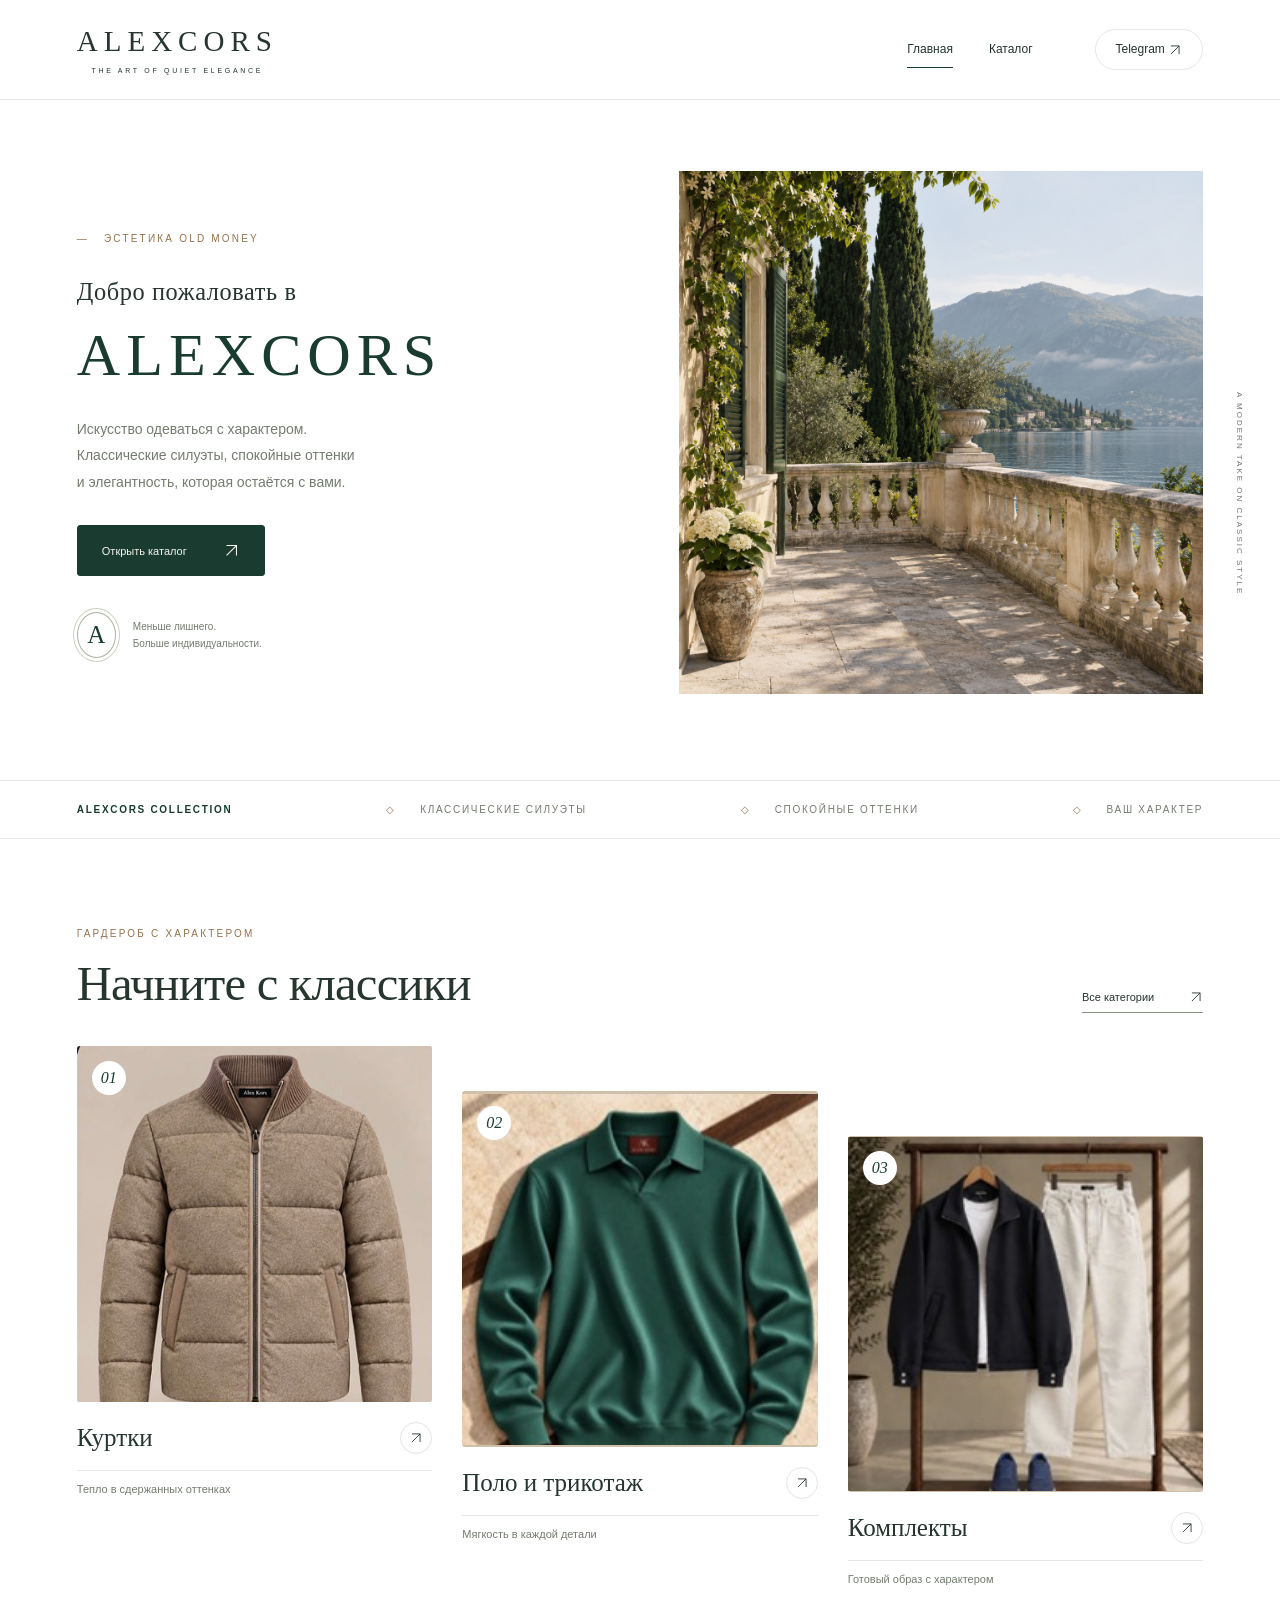
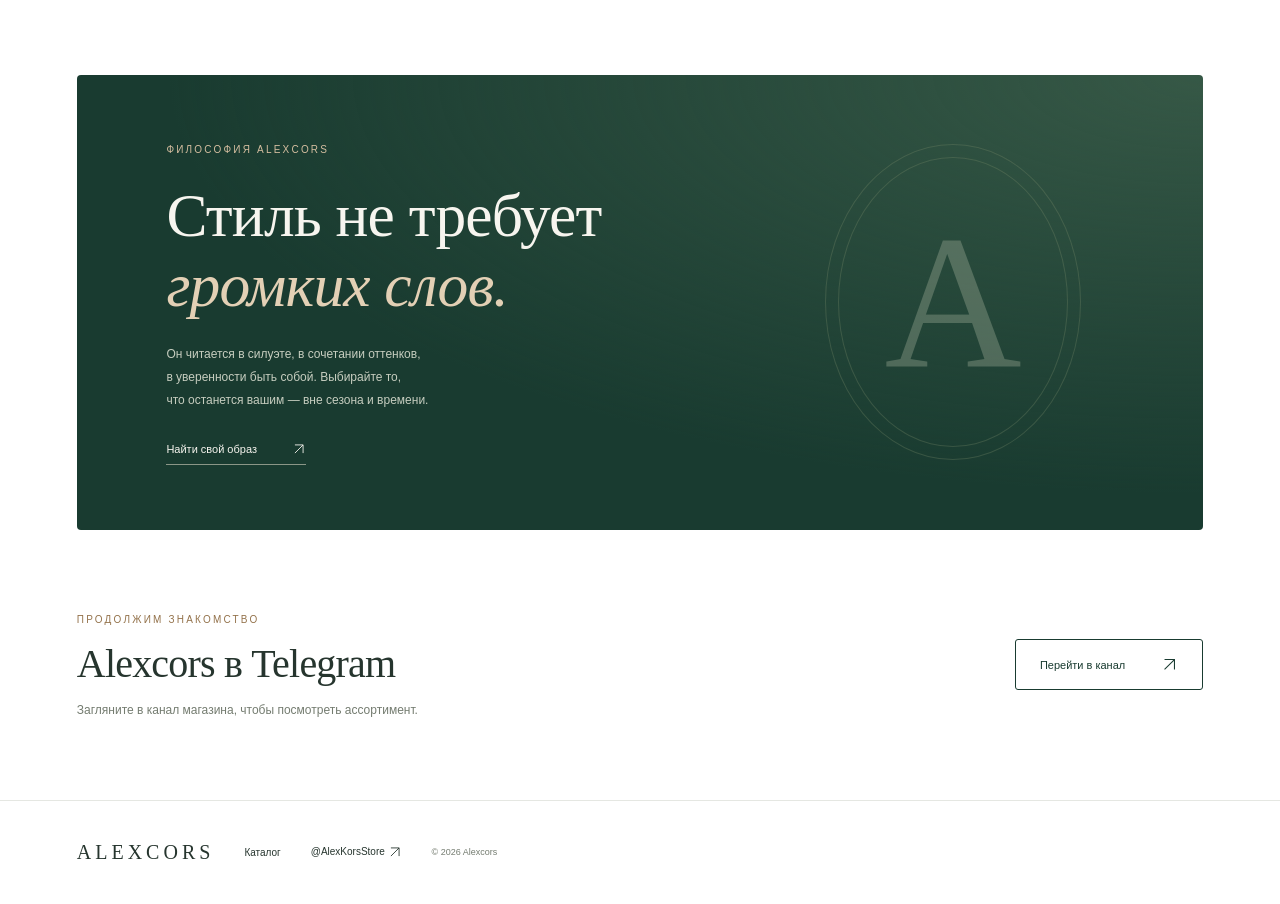
<file: index.html>
<!doctype html><html lang="ru"><head><meta charset="utf-8"><meta name="viewport" content="width=device-width,initial-scale=1"><title>Alexcors</title><meta name="description" content="Alexcors — одежда в эстетике Old Money. Куртки, поло и трикотаж, брюки, комплекты и обувь."><link rel="stylesheet" href="styles.css?v=4"><link rel="icon" href="favicon.svg" type="image/svg+xml"></head><body><svg xmlns="http://www.w3.org/2000/svg" width="0" height="0" aria-hidden="true" focusable="false" style="position:absolute;overflow:hidden"><defs><filter id="photo-sharpen" color-interpolation-filters="sRGB"><feConvolveMatrix order="3" kernelMatrix="0 -0.12 0 -0.12 1.48 -0.12 0 -0.12 0" divisor="1" bias="0" preserveAlpha="true" edgeMode="duplicate"/></filter></defs></svg><header><a class="brand" href="index.html" aria-label="Alexcors — главная">ALEXCORS<small>THE ART OF QUIET ELEGANCE</small></a><nav aria-label="Основная навигация"><a href="index.html" aria-current=page>Главная</a><a href="catalog.html" >Каталог</a><a href="https://t.me/AlexKorsStore" target="_blank" rel="noopener">Telegram <svg class="arrow" viewBox="0 0 24 24" fill="none" aria-hidden="true"><path d="M5 19 19 5M5 5h14v14" stroke="currentColor" stroke-width="1.5"/></svg></a></nav></header><main><section class="hero"><div class="hero-copy"><span class="eyebrow">— &nbsp; ЭСТЕТИКА OLD MONEY</span><h1 class="welcome-title"><span>Добро пожаловать в</span><em>ALEXCORS</em></h1><p>Искусство одеваться с характером.<br>Классические силуэты, спокойные оттенки<br>и элегантность, которая остаётся с вами.</p><a class="button" href="catalog.html">Открыть каталог <svg class="arrow" viewBox="0 0 24 24" fill="none" aria-hidden="true"><path d="M5 19 19 5M5 5h14v14" stroke="currentColor" stroke-width="1.5"/></svg></a><div class="hero-foot"><span class="seal" aria-hidden="true">A</span><span>Меньше лишнего.<br>Больше индивидуальности.</span></div></div><div class="hero-image"><img class="hero-landscape" src="lakeside-terrace.png" alt="Светлая терраса с видом на озеро и горы" fetchpriority="high"></div><span class="vertical" aria-hidden="true">A MODERN TAKE ON CLASSIC STYLE</span></section><div class="style-strip" aria-label="Стиль Alexcors"><span>ALEXCORS COLLECTION</span><span>Классические силуэты</span><span>Спокойные оттенки</span><span>Ваш характер</span></div><section class="section categories"><div class="section-heading"><div><span class="eyebrow">ГАРДЕРОБ С ХАРАКТЕРОМ</span><h2>Начните с классики</h2></div><a class="text-link" href="catalog.html">Все категории <svg class="arrow" viewBox="0 0 24 24" fill="none" aria-hidden="true"><path d="M5 19 19 5M5 5h14v14" stroke="currentColor" stroke-width="1.5"/></svg></a></div><div class="category-grid"><a class="category" href="catalog.html?category=jackets"><div class="category-image"><div class="crop" style="aspect-ratio:447/494"><img src="jackets.jpg" alt="Куртки" loading="lazy" style="width:251.23043%;height:205.26316%;left:-5.36913%;top:-7.28745%"></div></div><div class="category-title"><h3>Куртки</h3><svg class="arrow" viewBox="0 0 24 24" fill="none" aria-hidden="true"><path d="M5 19 19 5M5 5h14v14" stroke="currentColor" stroke-width="1.5"/></svg></div><p>Тепло в сдержанных оттенках</p></a><a class="category" href="catalog.html?category=polos"><div class="category-image"><div class="crop" style="aspect-ratio:231/228"><img src="polos.jpg" alt="Поло и трикотаж" loading="lazy" style="width:306.92641%;height:673.68421%;left:-205.62771%;top:-339.91228%"></div></div><div class="category-title"><h3>Поло и трикотаж</h3><svg class="arrow" viewBox="0 0 24 24" fill="none" aria-hidden="true"><path d="M5 19 19 5M5 5h14v14" stroke="currentColor" stroke-width="1.5"/></svg></div><p>Мягкость в каждой детали</p></a><a class="category" href="catalog.html?category=sets"><div class="category-image"><div class="crop" style="aspect-ratio:231/230"><img src="outfits.jpg" alt="Комплекты" loading="lazy" style="width:306.92641%;height:667.82609%;left:-103.46320%;top:-275.65217%"></div></div><div class="category-title"><h3>Комплекты</h3><svg class="arrow" viewBox="0 0 24 24" fill="none" aria-hidden="true"><path d="M5 19 19 5M5 5h14v14" stroke="currentColor" stroke-width="1.5"/></svg></div><p>Готовый образ с характером</p></a></div></section><section class="manifesto"><span class="eyebrow">ФИЛОСОФИЯ ALEXCORS</span><h2>Стиль не требует<br><em>громких слов.</em></h2><p>Он читается в силуэте, в сочетании оттенков,<br>в уверенности быть собой. Выбирайте то,<br>что останется вашим — вне сезона и времени.</p><a class="text-link" href="catalog.html">Найти свой образ <svg class="arrow" viewBox="0 0 24 24" fill="none" aria-hidden="true"><path d="M5 19 19 5M5 5h14v14" stroke="currentColor" stroke-width="1.5"/></svg></a><div class="monogram" aria-hidden="true">A</div></section><section class="section telegram"><div><span class="eyebrow">ПРОДОЛЖИМ ЗНАКОМСТВО</span><h2>Alexcors в Telegram</h2><p>Загляните в канал магазина, чтобы посмотреть ассортимент.</p></div><a class="button outline" href="https://t.me/AlexKorsStore" target="_blank" rel="noopener">Перейти в канал <svg class="arrow" viewBox="0 0 24 24" fill="none" aria-hidden="true"><path d="M5 19 19 5M5 5h14v14" stroke="currentColor" stroke-width="1.5"/></svg></a></section></main><footer><a class="brand" href="index.html">ALEXCORS</a><a href="catalog.html">Каталог</a><a href="https://t.me/AlexKorsStore" target="_blank" rel="noopener">@AlexKorsStore <svg class="arrow" viewBox="0 0 24 24" fill="none" aria-hidden="true"><path d="M5 19 19 5M5 5h14v14" stroke="currentColor" stroke-width="1.5"/></svg></a><small>© 2026 Alexcors</small></footer></body></html>
</file>
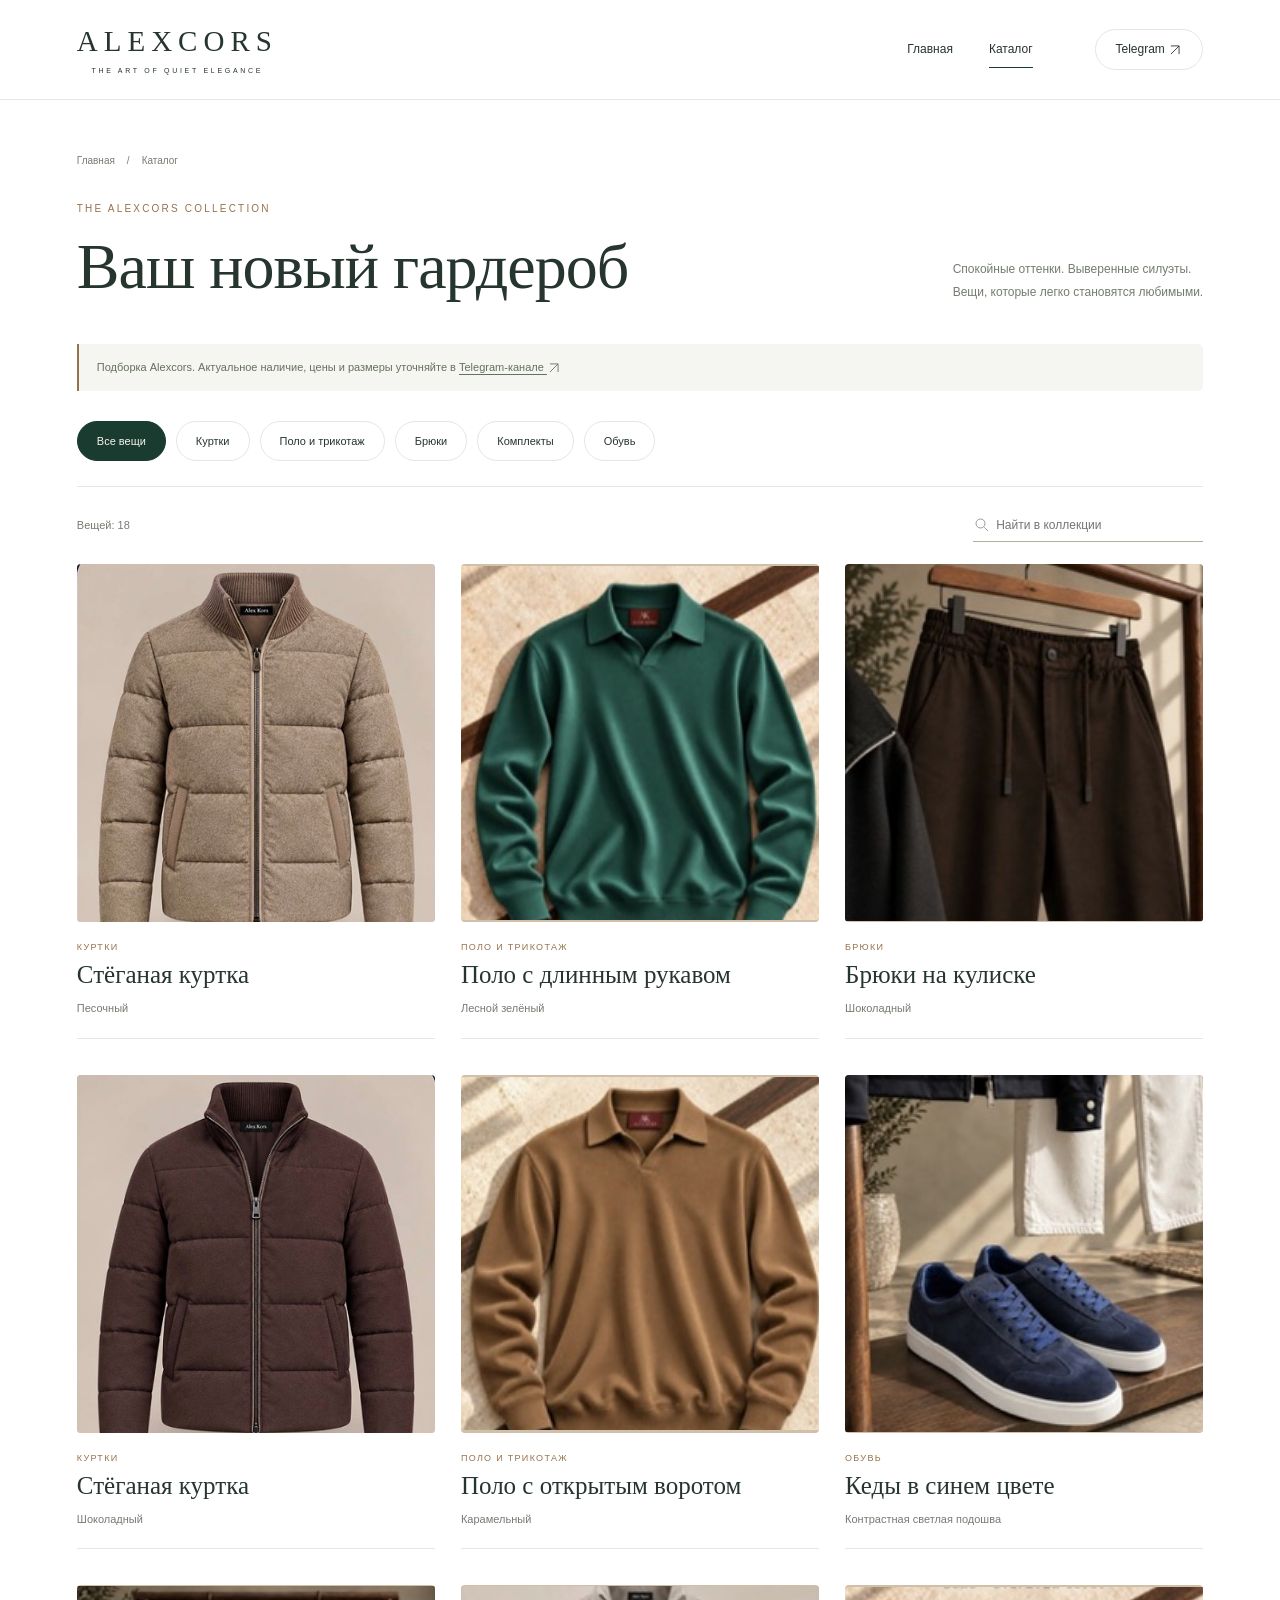
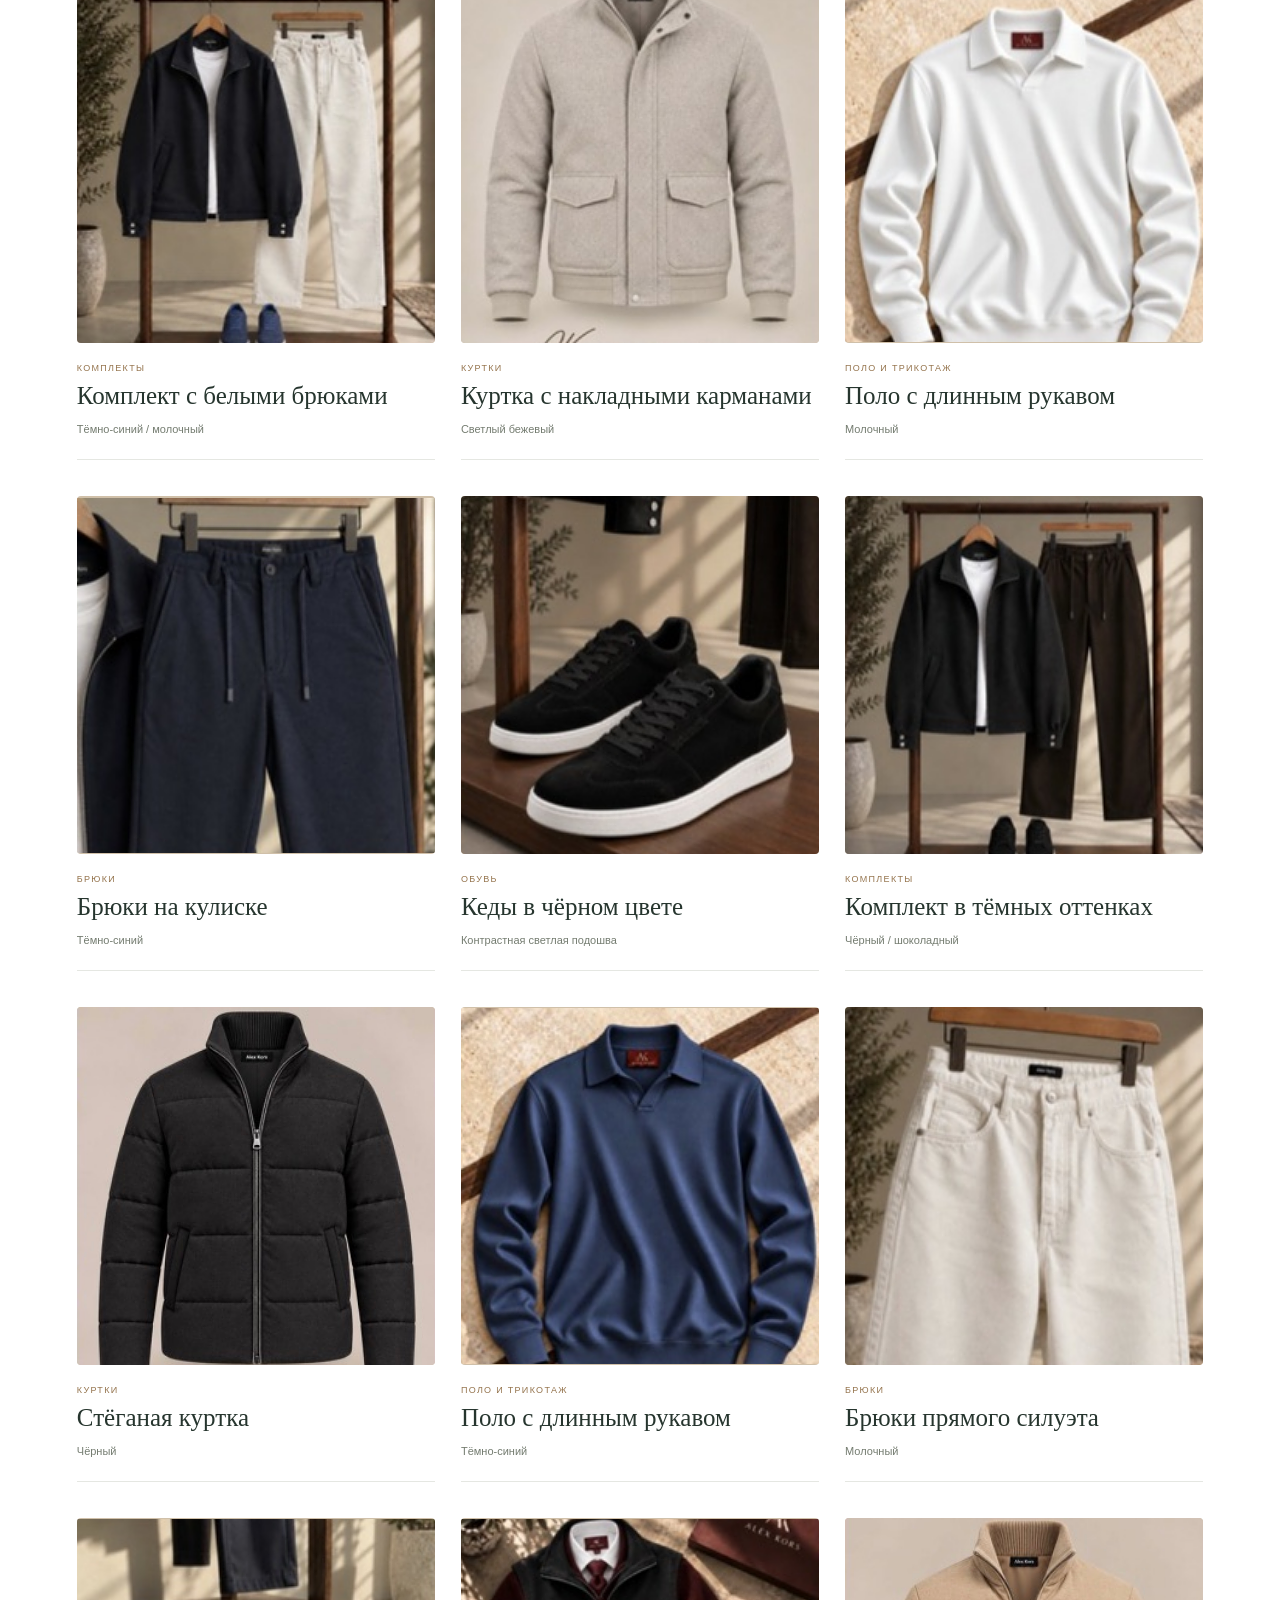
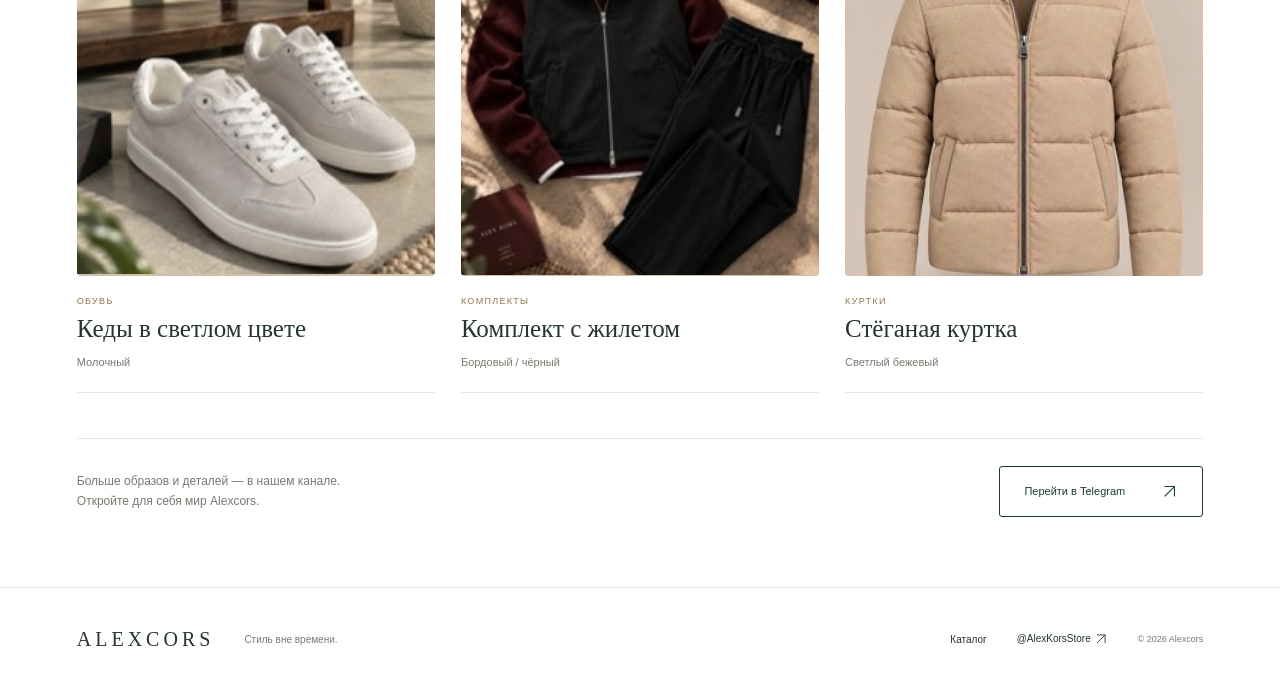
<file: catalog.html>
<!doctype html><html lang="ru"><head><meta charset="utf-8"><meta name="viewport" content="width=device-width,initial-scale=1"><title>Каталог — Alexcors</title><meta name="description" content="Alexcors — одежда в эстетике Old Money. Куртки, поло и трикотаж, брюки, комплекты и обувь."><link rel="stylesheet" href="styles.css?v=2"><link rel="icon" href="favicon.svg" type="image/svg+xml"><script src="catalog.js" defer></script></head><body><svg xmlns="http://www.w3.org/2000/svg" width="0" height="0" aria-hidden="true" focusable="false" style="position:absolute;overflow:hidden"><defs><filter id="photo-sharpen" color-interpolation-filters="sRGB"><feConvolveMatrix order="3" kernelMatrix="0 -0.12 0 -0.12 1.48 -0.12 0 -0.12 0" divisor="1" bias="0" preserveAlpha="true" edgeMode="duplicate"/></filter></defs></svg><header><a class="brand" href="index.html" aria-label="Alexcors — главная">ALEXCORS<small>THE ART OF QUIET ELEGANCE</small></a><nav aria-label="Основная навигация"><a href="index.html" >Главная</a><a href="catalog.html" aria-current=page>Каталог</a><a href="https://t.me/AlexKorsStore" target="_blank" rel="noopener">Telegram <svg class="arrow" viewBox="0 0 24 24" fill="none" aria-hidden="true"><path d="M5 19 19 5M5 5h14v14" stroke="currentColor" stroke-width="1.5"/></svg></a></nav></header><main><section class="catalog-intro"><div class="breadcrumbs"><a href="index.html">Главная</a><span>/</span><span>Каталог</span></div><div class="catalog-title"><div><span class="eyebrow">THE ALEXCORS COLLECTION</span><h1>Ваш новый гардероб</h1></div><p>Спокойные оттенки. Выверенные силуэты.<br>Вещи, которые легко становятся любимыми.</p></div></section><section class="catalog-body" aria-label="Каталог одежды"><p class="note">Подборка Alexcors. Актуальное наличие, цены и размеры уточняйте в <a href="https://t.me/AlexKorsStore" target="_blank" rel="noopener">Telegram-канале <svg class="arrow" viewBox="0 0 24 24" fill="none" aria-hidden="true"><path d="M5 19 19 5M5 5h14v14" stroke="currentColor" stroke-width="1.5"/></svg></a></p><div class="filters" role="group" aria-label="Категории одежды"><button type="button" data-filter="all" aria-pressed="true">Все вещи</button><button type="button" data-filter="jackets" aria-pressed="false">Куртки</button><button type="button" data-filter="polos" aria-pressed="false">Поло и трикотаж</button><button type="button" data-filter="trousers" aria-pressed="false">Брюки</button><button type="button" data-filter="sets" aria-pressed="false">Комплекты</button><button type="button" data-filter="shoes" aria-pressed="false">Обувь</button></div><div class="toolbar"><span id="count" role="status" aria-live="polite">Вещей: 18</span><label class="search"><svg class="arrow" viewBox="0 0 24 24" fill="none" aria-hidden="true"><circle cx="10" cy="10" r="6" stroke="currentColor"/><path d="m15 15 5 5" stroke="currentColor"/></svg><input id="search" type="search" placeholder="Найти в коллекции" aria-label="Поиск по названию и цвету"></label></div><div class="product-grid"><article class="product" data-category="jackets" data-search="Стёганая куртка Песочный Куртки"><div class="product-photo"><div class="crop" style="aspect-ratio:447/494"><img src="jackets.jpg" alt="Стёганая куртка — Песочный" loading="lazy" style="width:251.23043%;height:205.26316%;left:-5.36913%;top:-7.28745%"></div></div><p class="product-type">Куртки</p><h2>Стёганая куртка</h2><p class="product-description">Песочный</p></article><article class="product" data-category="polos" data-search="Поло с длинным рукавом Лесной зелёный Поло и трикотаж"><div class="product-photo"><div class="crop" style="aspect-ratio:231/228"><img src="polos.jpg" alt="Поло с длинным рукавом — Лесной зелёный" loading="lazy" style="width:306.92641%;height:673.68421%;left:-205.62771%;top:-339.91228%"></div></div><p class="product-type">Поло и трикотаж</p><h2>Поло с длинным рукавом</h2><p class="product-description">Лесной зелёный</p></article><article class="product" data-category="trousers" data-search="Брюки на кулиске Шоколадный Брюки"><div class="product-photo"><div class="crop" style="aspect-ratio:231/230"><img src="outfits.jpg" alt="Брюки на кулиске — Шоколадный" loading="lazy" style="width:306.92641%;height:667.82609%;left:-0.86580%;top:-378.69565%"></div></div><p class="product-type">Брюки</p><h2>Брюки на кулиске</h2><p class="product-description">Шоколадный</p></article><article class="product" data-category="jackets" data-search="Стёганая куртка Шоколадный Куртки"><div class="product-photo"><div class="crop" style="aspect-ratio:449/494"><img src="jackets.jpg" alt="Стёганая куртка — Шоколадный" loading="lazy" style="width:250.11136%;height:205.26316%;left:-106.45880%;top:-7.28745%"></div></div><p class="product-type">Куртки</p><h2>Стёганая куртка</h2><p class="product-description">Шоколадный</p></article><article class="product" data-category="polos" data-search="Поло с открытым воротом Карамельный Поло и трикотаж"><div class="product-photo"><div class="crop" style="aspect-ratio:231/228"><img src="polos.jpg" alt="Поло с открытым воротом — Карамельный" loading="lazy" style="width:306.92641%;height:673.68421%;left:-103.46320%;top:-339.91228%"></div></div><p class="product-type">Поло и трикотаж</p><h2>Поло с открытым воротом</h2><p class="product-description">Карамельный</p></article><article class="product" data-category="shoes" data-search="Кеды в синем цвете Контрастная светлая подошва Обувь"><div class="product-photo"><div class="crop" style="aspect-ratio:231/230"><img src="outfits.jpg" alt="Кеды в синем цвете — Контрастная светлая подошва" loading="lazy" style="width:306.92641%;height:667.82609%;left:-103.46320%;top:-172.60870%"></div></div><p class="product-type">Обувь</p><h2>Кеды в синем цвете</h2><p class="product-description">Контрастная светлая подошва</p></article><article class="product" data-category="sets" data-search="Комплект с белыми брюками Тёмно-синий / молочный Комплекты"><div class="product-photo"><div class="crop" style="aspect-ratio:231/230"><img src="outfits.jpg" alt="Комплект с белыми брюками — Тёмно-синий / молочный" loading="lazy" style="width:306.92641%;height:667.82609%;left:-103.46320%;top:-275.65217%"></div></div><p class="product-type">Комплекты</p><h2>Комплект с белыми брюками</h2><p class="product-description">Тёмно-синий / молочный</p></article><article class="product" data-category="jackets" data-search="Куртка с накладными карманами Светлый бежевый Куртки"><div class="product-photo"><div class="crop" style="aspect-ratio:231/230"><img src="polos.jpg" alt="Куртка с накладными карманами — Светлый бежевый" loading="lazy" style="width:306.92641%;height:667.82609%;left:-0.86580%;top:-130.00000%"></div></div><p class="product-type">Куртки</p><h2>Куртка с накладными карманами</h2><p class="product-description">Светлый бежевый</p></article><article class="product" data-category="polos" data-search="Поло с длинным рукавом Молочный Поло и трикотаж"><div class="product-photo"><div class="crop" style="aspect-ratio:231/229"><img src="polos.jpg" alt="Поло с длинным рукавом — Молочный" loading="lazy" style="width:306.92641%;height:670.74236%;left:-0.86580%;top:-441.48472%"></div></div><p class="product-type">Поло и трикотаж</p><h2>Поло с длинным рукавом</h2><p class="product-description">Молочный</p></article><article class="product" data-category="trousers" data-search="Брюки на кулиске Тёмно-синий Брюки"><div class="product-photo"><div class="crop" style="aspect-ratio:231/229"><img src="outfits.jpg" alt="Брюки на кулиске — Тёмно-синий" loading="lazy" style="width:306.92641%;height:670.74236%;left:-103.46320%;top:-483.84279%"></div></div><p class="product-type">Брюки</p><h2>Брюки на кулиске</h2><p class="product-description">Тёмно-синий</p></article><article class="product" data-category="shoes" data-search="Кеды в чёрном цвете Контрастная светлая подошва Обувь"><div class="product-photo"><div class="crop" style="aspect-ratio:230/230"><img src="outfits.jpg" alt="Кеды в чёрном цвете — Контрастная светлая подошва" loading="lazy" style="width:308.26087%;height:667.82609%;left:-206.95652%;top:-275.65217%"></div></div><p class="product-type">Обувь</p><h2>Кеды в чёрном цвете</h2><p class="product-description">Контрастная светлая подошва</p></article><article class="product" data-category="sets" data-search="Комплект в тёмных оттенках Чёрный / шоколадный Комплекты"><div class="product-photo"><div class="crop" style="aspect-ratio:230/230"><img src="outfits.jpg" alt="Комплект в тёмных оттенках — Чёрный / шоколадный" loading="lazy" style="width:308.26087%;height:667.82609%;left:-206.95652%;top:-378.69565%"></div></div><p class="product-type">Комплекты</p><h2>Комплект в тёмных оттенках</h2><p class="product-description">Чёрный / шоколадный</p></article><article class="product" data-category="jackets" data-search="Стёганая куртка Чёрный Куртки"><div class="product-photo"><div class="crop" style="aspect-ratio:297/330"><img src="jackets.jpg" alt="Стёганая куртка — Чёрный" loading="lazy" style="width:378.11448%;height:307.27273%;left:-8.08081%;top:-190.60606%"></div></div><p class="product-type">Куртки</p><h2>Стёганая куртка</h2><p class="product-description">Чёрный</p></article><article class="product" data-category="polos" data-search="Поло с длинным рукавом Тёмно-синий Поло и трикотаж"><div class="product-photo"><div class="crop" style="aspect-ratio:230/229"><img src="polos.jpg" alt="Поло с длинным рукавом — Тёмно-синий" loading="lazy" style="width:308.26087%;height:670.74236%;left:-206.95652%;top:-441.48472%"></div></div><p class="product-type">Поло и трикотаж</p><h2>Поло с длинным рукавом</h2><p class="product-description">Тёмно-синий</p></article><article class="product" data-category="trousers" data-search="Брюки прямого силуэта Молочный Брюки"><div class="product-photo"><div class="crop" style="aspect-ratio:230/230"><img src="outfits.jpg" alt="Брюки прямого силуэта — Молочный" loading="lazy" style="width:308.26087%;height:667.82609%;left:-206.95652%;top:-172.60870%"></div></div><p class="product-type">Брюки</p><h2>Брюки прямого силуэта</h2><p class="product-description">Молочный</p></article><article class="product" data-category="shoes" data-search="Кеды в светлом цвете Молочный Обувь"><div class="product-photo"><div class="crop" style="aspect-ratio:231/229"><img src="outfits.jpg" alt="Кеды в светлом цвете — Молочный" loading="lazy" style="width:306.92641%;height:670.74236%;left:-0.86580%;top:-483.84279%"></div></div><p class="product-type">Обувь</p><h2>Кеды в светлом цвете</h2><p class="product-description">Молочный</p></article><article class="product" data-category="sets" data-search="Комплект с жилетом Бордовый / чёрный Комплекты"><div class="product-photo"><div class="crop" style="aspect-ratio:231/230"><img src="outfits.jpg" alt="Комплект с жилетом — Бордовый / чёрный" loading="lazy" style="width:306.92641%;height:667.82609%;left:-0.86580%;top:-172.60870%"></div></div><p class="product-type">Комплекты</p><h2>Комплект с жилетом</h2><p class="product-description">Бордовый / чёрный</p></article><article class="product" data-category="jackets" data-search="Стёганая куртка Светлый бежевый Куртки"><div class="product-photo"><div class="crop" style="aspect-ratio:295/330"><img src="jackets.jpg" alt="Стёганая куртка — Светлый бежевый" loading="lazy" style="width:380.67797%;height:307.27273%;left:-111.52542%;top:-190.60606%"></div></div><p class="product-type">Куртки</p><h2>Стёганая куртка</h2><p class="product-description">Светлый бежевый</p></article></div><div id="empty" hidden><h2>Пока ничего не найдено</h2><p>Попробуйте другой цвет или категорию.</p><button class="button" type="button" id="reset">Показать все вещи</button></div><noscript><p>Для поиска и фильтрации включите JavaScript. Все вещи уже показаны на странице.</p></noscript><div class="catalog-end"><p>Больше образов и деталей — в нашем канале.<br>Откройте для себя мир Alexcors.</p><a class="button outline" href="https://t.me/AlexKorsStore" target="_blank" rel="noopener">Перейти в Telegram <svg class="arrow" viewBox="0 0 24 24" fill="none" aria-hidden="true"><path d="M5 19 19 5M5 5h14v14" stroke="currentColor" stroke-width="1.5"/></svg></a></div></section></main><footer><a class="brand" href="index.html">ALEXCORS</a><span>Стиль вне времени.</span><a href="catalog.html">Каталог</a><a href="https://t.me/AlexKorsStore" target="_blank" rel="noopener">@AlexKorsStore <svg class="arrow" viewBox="0 0 24 24" fill="none" aria-hidden="true"><path d="M5 19 19 5M5 5h14v14" stroke="currentColor" stroke-width="1.5"/></svg></a><small>© 2026 Alexcors</small></footer></body></html>
</file>
<file: styles.css>
:root{--cream:#f7f5ef;--green:#203c31;--ink:#26352e;--muted:#747c70;--line:#d9dacf}*{box-sizing:border-box}html{scroll-behavior:smooth}body{margin:0;background:#fff;color:var(--ink);font:14px Arial,Helvetica,sans-serif}a{color:inherit;text-decoration:none}button,input{font:inherit}a:focus-visible,button:focus-visible,input:focus-visible{outline:2px solid #987844;outline-offset:5px}::selection{background:#d9dfce}h1,h2,h3,p{margin:0}h1,h2,h3{font-family:Georgia,'Times New Roman',serif;font-weight:400}.arrow{width:14px;height:14px;display:inline-block;vertical-align:middle;flex:none}.announcement{background:var(--green);color:#eeeee3;text-align:center;padding:11px 15px;font-size:10px;letter-spacing:1.7px}header{height:114px;padding:0 6%;display:flex;align-items:center;justify-content:space-between;border-bottom:1px solid var(--line)}.brand{font:29px Georgia,serif;letter-spacing:6px}.brand small{display:block;font:7px Arial,sans-serif;letter-spacing:2.7px;margin-top:9px;text-align:center}nav{display:flex;gap:36px;align-items:center;font-size:12px}nav a{padding:11px 0;border-bottom:1px solid transparent}nav a[aria-current],nav a:hover{border-color:var(--green)}nav a:last-child{margin-left:26px}.hero{display:grid;grid-template-columns:1fr 1fr;min-height:650px;position:relative;padding:36px 6% 45px;gap:5%}.hero-copy{align-self:center;padding:37px 0 15px}.eyebrow{font-size:10px;letter-spacing:2.2px;line-height:1.6}.hero h1{font-size:clamp(38px,4.5vw,67px);line-height:1.15;letter-spacing:-1.6px;margin:27px 0 25px}.hero h1 em{font:inherit;letter-spacing:6px}.hero-copy>p{font-size:13px;line-height:1.95;color:var(--muted)}.button{background:var(--green);color:var(--cream);display:inline-flex;align-items:center;justify-content:space-between;gap:44px;min-height:51px;padding:16px 24px;font-size:11px;border:1px solid var(--green);cursor:pointer;transition:background .2s}.button:hover{background:#385544}.hero .button{margin-top:30px}.button .arrow{width:17px;height:17px}.hero-foot{display:flex;gap:17px;align-items:center;margin-top:51px;font-size:10px;line-height:1.7;color:var(--muted)}.seal{border:1px solid #aab3a0;border-radius:50%;width:39px;height:46px;display:grid;place-items:center;font:25px Georgia,serif;color:var(--green);outline:1px solid #cad0c0;outline-offset:3px}.hero-image{position:relative;overflow:hidden;background:#c7c9bc;align-self:center;aspect-ratio:1;display:flex;align-items:center}.hero-image:after{content:'';position:absolute;inset:65% 0 0;background:linear-gradient(transparent,#15291b88);pointer-events:none}.caption{position:absolute;bottom:23px;left:25px;right:25px;display:flex;justify-content:space-between;color:white;z-index:1;font-size:8px;letter-spacing:1.6px}.vertical{position:absolute;right:2.8%;top:43%;writing-mode:vertical-rl;font-size:8px;letter-spacing:2px;color:#6e776b}.crop{position:relative;overflow:hidden;width:100%;flex:none}.crop img{position:absolute;max-width:none;object-fit:fill;display:block}.section{padding:75px 6%}.categories{border-top:1px solid var(--line)}.section-heading{display:flex;justify-content:space-between;align-items:end;margin-bottom:33px;gap:20px}h2{font-size:40px;line-height:1.2;letter-spacing:-.8px}.section-heading h2{margin-top:13px}.text-link{font-size:11px;padding-bottom:8px;border-bottom:1px solid #8b9687;display:inline-flex;gap:35px;align-items:center}.text-link:hover{color:#72806e}.category-grid{display:grid;grid-template-columns:repeat(3,1fr);gap:25px}.category-image,.product-photo{aspect-ratio:1;background:#d0c0a9;overflow:hidden;display:flex;align-items:center}.category-title{display:flex;justify-content:space-between;align-items:center;margin-top:20px}h3{font-size:25px}.category p{font-size:11px;color:var(--muted);margin-top:9px}.category:hover h3{text-decoration:underline;text-underline-offset:5px}.manifesto{background:var(--green);color:var(--cream);padding:70px 10%;position:relative;overflow:hidden}.manifesto .eyebrow{color:#b5bda8}.manifesto h2{font-size:55px;line-height:1.15;margin:22px 0}.manifesto p{color:#c6cdbf;font-size:12px;line-height:1.9}.manifesto .text-link{margin-top:30px}.monogram{position:absolute;right:13%;top:50%;transform:translateY(-50%);border:1px solid #7d8e6c;border-radius:50%;font:190px Georgia,serif;width:230px;height:290px;text-align:center;line-height:290px;color:#bdc6af;outline:1px solid #7d8e6c;outline-offset:12px;opacity:.45}.telegram{display:flex;justify-content:space-between;align-items:center;gap:25px}.telegram h2{font-size:33px;margin:12px 0}.telegram p{color:var(--muted);font-size:12px;line-height:1.7}.outline{background:transparent;color:var(--green)}.outline:hover{background:#eeece4}footer{padding:30px 6%;border-top:1px solid var(--line);display:flex;align-items:center;gap:30px;font-size:10px}footer .brand{font-size:20px;letter-spacing:4px}footer>span{color:var(--muted);margin-right:auto}footer small{color:var(--muted);font-size:9px}.catalog-intro{padding:45px 6% 35px}.breadcrumbs{font-size:10px;color:var(--muted);display:flex;gap:12px;margin-bottom:33px}.catalog-title{display:flex;justify-content:space-between;align-items:end;gap:25px}.catalog-title h1{font-size:54px;margin:13px 0 0;letter-spacing:-1px}.catalog-title>p{max-width:315px;color:var(--muted);font-size:12px;line-height:1.9}.catalog-body{padding:0 6% 70px}.note{background:#eceee5;border-left:2px solid #98a48c;padding:14px 18px;font-size:11px;line-height:1.7;color:#65705f;margin-bottom:30px}.note a{text-decoration:underline;text-underline-offset:3px}.filters{display:flex;flex-wrap:wrap;gap:8px;padding:0 0 25px;border-bottom:1px solid var(--line)}.filters button{padding:10px 16px;min-height:40px;background:transparent;border:1px solid var(--line);color:var(--ink);font-size:11px;cursor:pointer}.filters button[aria-pressed=true]{background:var(--green);border-color:var(--green);color:var(--cream)}.filters button:hover{border-color:var(--green)}.toolbar{display:flex;justify-content:space-between;align-items:center;gap:20px;padding:22px 0;font-size:11px;color:var(--muted)}.search{display:flex;align-items:center;border-bottom:1px solid #a9b19f;width:230px}.search input{border:0;background:none;color:var(--ink);width:100%;padding:9px 5px;min-width:0;font-size:12px}.search .arrow{width:18px;height:18px}.product-grid{display:grid;grid-template-columns:repeat(3,minmax(0,1fr));gap:34px 25px}.product[hidden],[hidden]{display:none!important}.product-type{font-size:9px;letter-spacing:1.3px;color:var(--muted);text-transform:uppercase;margin-top:18px}.product h2{font-size:24px;margin-top:8px;letter-spacing:0}.product-description{color:var(--muted);font-size:11px;margin-top:9px;line-height:1.7}.product-link{display:inline-flex;gap:12px;font-size:10px;margin-top:15px;padding-bottom:6px;border-bottom:1px solid #bcc2b1}.product-link:hover{color:#71816b}#empty{text-align:center;padding:65px 20px}#empty h2{font-size:30px}#empty p{margin:15px;color:var(--muted)}.catalog-end{margin-top:45px;display:flex;align-items:center;justify-content:space-between;border-top:1px solid var(--line);padding-top:27px;gap:20px}.catalog-end p{font-size:12px;line-height:1.7;color:var(--muted)}@media(min-width:1500px){.hero,header,.section,.catalog-intro,.catalog-body,footer{padding-left:max(6%,calc((100vw - 1360px)/2));padding-right:max(6%,calc((100vw - 1360px)/2))}}@media(max-width:850px){header{padding:0 5%;height:95px}nav{gap:20px}nav a:last-child{margin-left:0}.hero{padding:25px 5% 35px;gap:5%;min-height:570px}.hero-copy{padding-top:20px}.hero h1{font-size:40px}.hero-foot{margin-top:35px}.section{padding:55px 5%}.category-grid{gap:18px}.category-title h3{font-size:22px}.monogram{right:9%;font-size:140px;width:175px;height:235px;line-height:235px}.manifesto{padding:55px 6%}.manifesto h2{font-size:45px}.product-grid{gap:30px 18px}.catalog-title h1{font-size:43px}footer{flex-wrap:wrap;gap:20px}footer>span{display:none}}@media(max-width:600px){.announcement{font-size:8px;letter-spacing:1.1px;padding:10px}header{height:auto;padding:23px 6% 17px;flex-direction:column;gap:20px}.brand{font-size:26px;letter-spacing:5px}.brand small{font-size:6px}nav{width:100%;justify-content:center;gap:35px;font-size:11px}nav a{padding:5px 0}.hero{display:flex;flex-direction:column;padding:31px 6% 25px;gap:29px;min-height:0}.hero-copy{align-self:start;padding:0}.hero .eyebrow{font-size:8px;letter-spacing:1.8px}.hero h1{font-size:clamp(34px,10vw,43px);letter-spacing:-1.3px;margin:21px 0}.hero-copy>p{font-size:12px;line-height:1.85}.hero .button{margin-top:24px}.hero-foot{display:none}.hero-image{width:100%}.caption{bottom:18px;left:16px;right:16px;font-size:7px;letter-spacing:1px}.vertical{display:none}.section{padding:44px 6%}.section-heading{align-items:start;gap:16px}.section-heading h2{font-size:30px}.section-heading .text-link{font-size:9px;gap:9px;white-space:nowrap;margin-top:28px}.eyebrow{font-size:8px;letter-spacing:1.5px}.category-grid{grid-template-columns:1fr;gap:29px}.category-title{margin-top:14px}.category-title h3{font-size:26px}.category p{margin-top:5px}.manifesto{padding:48px 6%}.manifesto h2{font-size:39px}.monogram{right:-65px;opacity:.13;width:200px;pointer-events:none}.manifesto p,.manifesto h2,.manifesto .text-link{position:relative;z-index:1}.telegram{flex-direction:column;align-items:start}.telegram h2{font-size:29px}.telegram .button{margin-top:3px}footer{padding:28px 6%;gap:20px 24px}footer .brand{width:100%;font-size:23px}footer small{width:100%;padding-top:4px}.catalog-intro{padding:26px 6%}.breadcrumbs{margin-bottom:26px}.catalog-title{display:block}.catalog-title h1{font-size:42px}.catalog-title>p{margin-top:17px;font-size:11px}.catalog-body{padding:0 6% 42px}.note{font-size:10px;padding:12px}.filters{gap:7px;padding-bottom:21px}.filters button{padding:9px 12px;font-size:10px;min-height:38px}.toolbar{gap:10px}.search{width:165px}.product-grid{grid-template-columns:repeat(2,minmax(0,1fr));gap:25px 14px}.product-type{font-size:7px;letter-spacing:.7px;margin-top:13px}.product h2{font-size:20px;line-height:1.15}.product-description{font-size:10px}.product-link{font-size:9px;gap:5px;line-height:1.5}.catalog-end{display:block}.catalog-end .button{margin-top:20px}#empty{padding:40px 0}#empty h2{font-size:25px}}@media(prefers-reduced-motion:reduce){html{scroll-behavior:auto}*{transition:none!important}}

/* Gentle display sharpening for the low-resolution source photographs. */
.crop img{filter:url(#photo-sharpen)}

/* Editorial collection design. */
:root{--accent:#94734c;--line:#e5e7e2;--green:#193b30}
header{height:100px}nav a:last-child{border:1px solid var(--line);border-radius:30px;padding:12px 20px}
.hero{padding-top:50px;padding-bottom:65px;gap:7%;min-height:680px}
.hero h1{font-size:clamp(48px,5.8vw,84px);line-height:1.04;letter-spacing:-3px;margin:30px 0}
.hero h1 em{display:block;color:var(--accent);font-style:italic;letter-spacing:-3px}
.hero-copy>p{font-size:14px;line-height:1.9}.eyebrow{color:var(--accent)}
.hero-image{border-radius:48% 48% 3px 3px;outline:1px solid #d5dace;outline-offset:10px}
.hero-foot{margin-top:36px}.button{border-radius:3px;gap:36px}.button .arrow{transition:transform .2s}.button:hover .arrow{transform:translate(3px,-3px)}
.style-strip{display:flex;justify-content:space-between;gap:24px;padding:23px 6%;border-block:1px solid var(--line);font-size:10px;letter-spacing:1.7px;text-transform:uppercase;color:var(--muted)}
.style-strip span:first-child{color:var(--green);font-weight:700}.style-strip span+span:before{content:'◇';color:var(--accent);margin-right:24px}
.categories{border-top:0;padding-top:85px;padding-bottom:90px}.section-heading h2{font-size:clamp(32px,3.8vw,54px)}
.category-grid{gap:30px;counter-reset:category}.category{counter-increment:category;position:relative}.category-image{border-radius:3px}
.category:before{content:'0' counter(category);position:absolute;top:15px;left:15px;z-index:1;background:white;color:var(--green);width:34px;height:34px;display:grid;place-items:center;font:italic 16px Georgia,serif;border-radius:50%}
.category-title{border-bottom:1px solid var(--line);padding-bottom:16px}.category-title>.arrow{width:32px;height:32px;padding:8px;border:1px solid var(--line);border-radius:50%;transition:background .2s,color .2s}.category:hover .category-title>.arrow{background:var(--green);color:white}.category p{margin-top:12px}
.manifesto{margin:0 6%;border-radius:4px;padding:65px 7%;background:radial-gradient(ellipse at top right,#365846,transparent 65%),var(--green)}.manifesto h2{font-size:clamp(39px,4.8vw,67px)}.manifesto .eyebrow{color:#d5bea0}.manifesto h2 em{color:#e3d0b5}.monogram{right:12%;opacity:.3}
.telegram{padding-top:80px;padding-bottom:80px}.telegram h2{font-size:40px}footer{padding-top:40px;padding-bottom:40px}
.catalog-intro{padding-top:55px;padding-bottom:40px}.catalog-title h1{font-size:clamp(42px,5vw,68px)}.catalog-title .eyebrow{color:var(--accent)}
.filters{gap:10px}.filters button{border-radius:24px;padding:11px 19px}.note{background:#f5f6f2;border-left-color:var(--accent);border-radius:0 5px 5px 0}
.product-photo{border-radius:4px}.product{padding-bottom:20px;border-bottom:1px solid var(--line)}.product h2{font-size:25px}.product-type{color:var(--accent);margin-top:20px}.product-grid{gap:36px 26px}
@media(min-width:900px){.category:nth-child(2){margin-top:45px}.category:nth-child(3){margin-top:90px}}
@media(max-width:850px){.hero{min-height:570px;gap:6%}.hero h1{font-size:54px}.style-strip{flex-wrap:wrap;justify-content:center;gap:16px}.style-strip span+span:before{margin-right:16px}.manifesto{margin:0 5%}.monogram{right:7%}.product-grid{gap:28px 18px}}
@media(max-width:600px){header{height:auto}.hero{min-height:0;padding:36px 6% 40px;gap:40px}.hero h1{font-size:clamp(46px,12vw,66px);letter-spacing:-2px}.hero h1 em{letter-spacing:-2px}.hero-copy>p{font-size:12px}.hero-image{width:94%;outline-offset:7px}.style-strip{padding:18px 6%;font-size:8px;letter-spacing:.8px;gap:12px}.style-strip span:first-child{width:100%;text-align:center}.style-strip span+span:before{display:none}.categories{padding-top:45px;padding-bottom:45px}.category-grid{gap:32px}.manifesto{margin:0 4%;padding:40px 6%}.manifesto h2{font-size:38px}.monogram{right:-65px;opacity:.13}.telegram{padding-top:45px;padding-bottom:45px}.telegram h2{font-size:31px}.catalog-intro{padding-top:28px}.filters{gap:7px}.filters button{padding:10px 12px}.product-grid{gap:25px 14px}.product h2{font-size:20px}.product-type{margin-top:14px}.product{padding-bottom:16px}nav a:last-child{padding:8px 12px}}
@media(prefers-reduced-motion:reduce){.button .arrow,.category-title>.arrow{transition:none}}

/* Welcome heading: a quiet introduction above the brand name. */
.hero .welcome-title{margin:28px 0 30px;line-height:1.1;letter-spacing:0}
.hero .welcome-title span{display:block;font:400 clamp(18px,1.9vw,26px)/1.4 Arial,Helvetica,sans-serif;letter-spacing:.02em;margin-bottom:14px;color:var(--ink)}
.hero .welcome-title em{display:block;font:400 clamp(58px,6.4vw,94px)/1.05 'Baskerville','Palatino Linotype',Palatino,Georgia,serif;letter-spacing:-.035em;color:var(--green)}
@media(max-width:600px){.hero .welcome-title{margin:24px 0}.hero .welcome-title span{font-size:18px;margin-bottom:10px}.hero .welcome-title em{font-size:clamp(52px,14vw,76px)}}

/* Match the welcome heading to the header wordmark. */
.hero .welcome-title span{font-family:Georgia,'Times New Roman',serif;letter-spacing:.025em}
.hero .welcome-title em{font-family:Georgia,'Times New Roman',serif;font-style:normal;font-size:clamp(40px,4.7vw,69px);letter-spacing:6px}
.hero-image{border-radius:0;outline:none;outline-offset:0}
.hero-image:after{display:none}
.hero-landscape{display:block;width:100%;height:100%;object-fit:cover}
@media(max-width:600px){.hero-image{width:100%}.hero .welcome-title em{font-size:clamp(32px,8.6vw,51px);letter-spacing:4px}}
</file>
